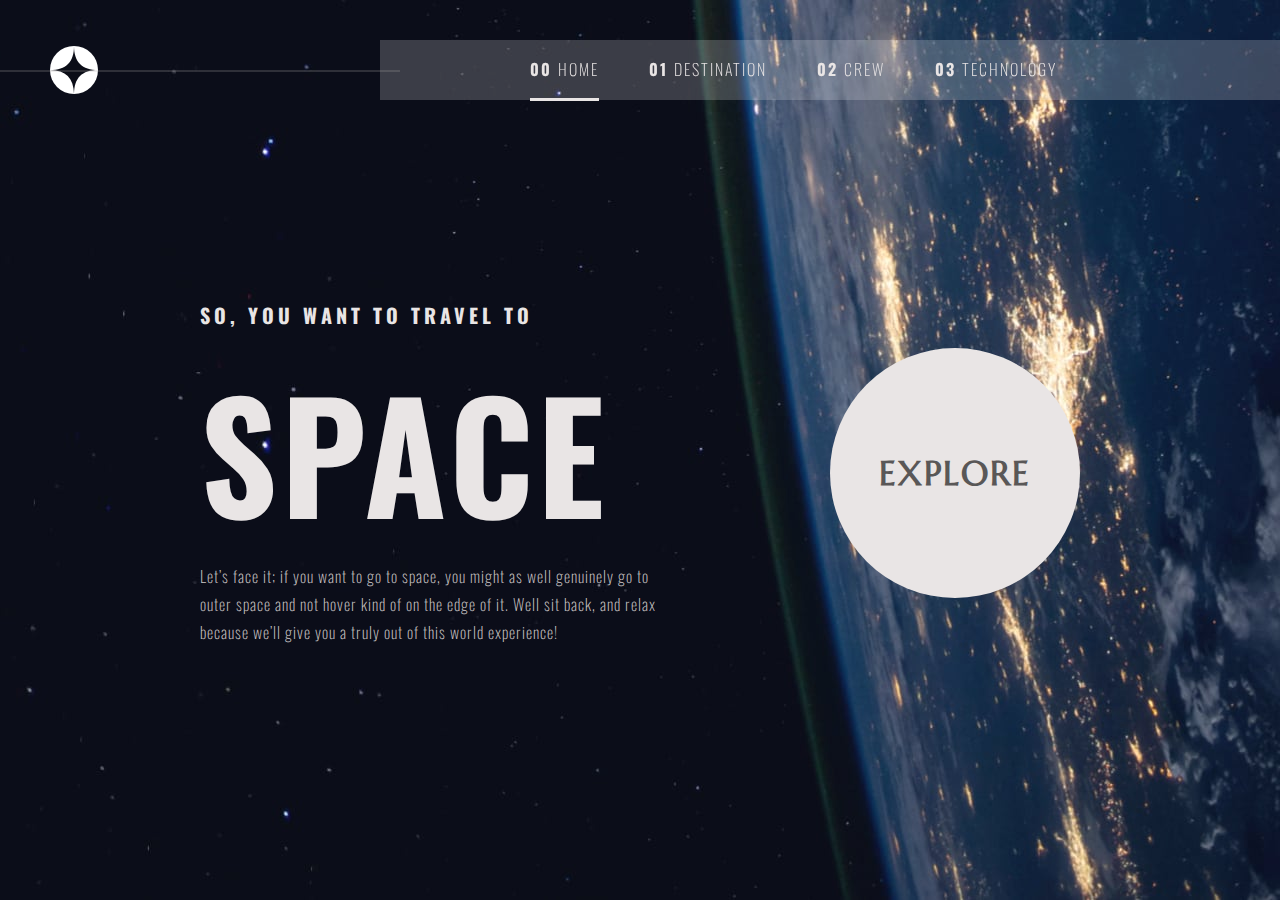
<file: index.html>
<!DOCTYPE html>
<html lang="en">
<head>
  <meta charset="UTF-8">
  <meta name="viewport" content="width=device-width, initial-scale=1.0">
  <link rel="icon" type="image/png" sizes="32x32" href="./assets/favicon-32x32.png">
  <link rel="stylesheet" href="style.css">
  <link rel="stylesheet" href="styletablet.css" media="(min-width:765px) and (max-width:1024px)">
  <link rel="stylesheet" href="stylemobil.css" media="(min-width:360px) and (max-width:764px)">
  <title>Frontend Mentor | Space tourism website</title>
</head>
<body>
  <div class="containerIndex">
    <header>
      <img src="assets/shared/logo.svg" alt="" class="logo">
      <nav class="navbar">
        <ul class="nav_list">
          <li class="nav__listItem"><a href="index.html" class="item menuActive"><span>00</span> Home</a></li>
          <li class="nav__listItem"><a href="destination-moon.html" class="item"><span>01</span> Destination</a></li>
          <li class="nav__listItem"><a href="crew-commander.html" class="item"><span>02</span> Crew</a></li>
          <li class="nav__listItem"><a href="technology-vehicle.html" class="item"><span>03</span> Technology</a></li>
        </ul>
      </nav>
    </header>
    <div class="menuHamburger">
      <div class="hamburguerMenu"></div>
      <nav class="menu__navbar">
        <ul class="menu__nav_list">
          <li class="menu__nav__listItem"><a href="index.html" class="menu__item"><span>00</span> Home</a></li>
          <li class="menu__nav__listItem"><a href="destination-moon.html" class="menu__item"><span>01</span> Destination</a></li>
          <li class="menu__nav__listItem"><a href="crew-commander.html" class="menu__item"><span>02</span> Crew</a></li>
          <li class="menu__nav__listItem"><a href="technology-vehicle.html" class="menu__item"><span>03</span> Technology</a></li>
        </ul>
      </nav>
    </div>

    <main class="main__principal">
      <section class="section__texto">
        <h2 class="sub__texto">So, you want to travel to</h2>
        <h1 class="texto__principal">Space</h1>
        <p>Let’s face it; if you want to go to space, you might as well genuinely go to 
          outer space and not hover kind of on the edge of it. Well sit back, and relax 
          because we’ll give you a truly out of this world experience!</p>
      </section>

      <div class="explore">
        <a href="destination-moon.html">
          <h2>Explore</h2>
        </div>

      </a>
    </main>

  
    
  </div>
  
<script src="main.js"></script>
<script src="data.json"></script>
</body>
</html>
</file>
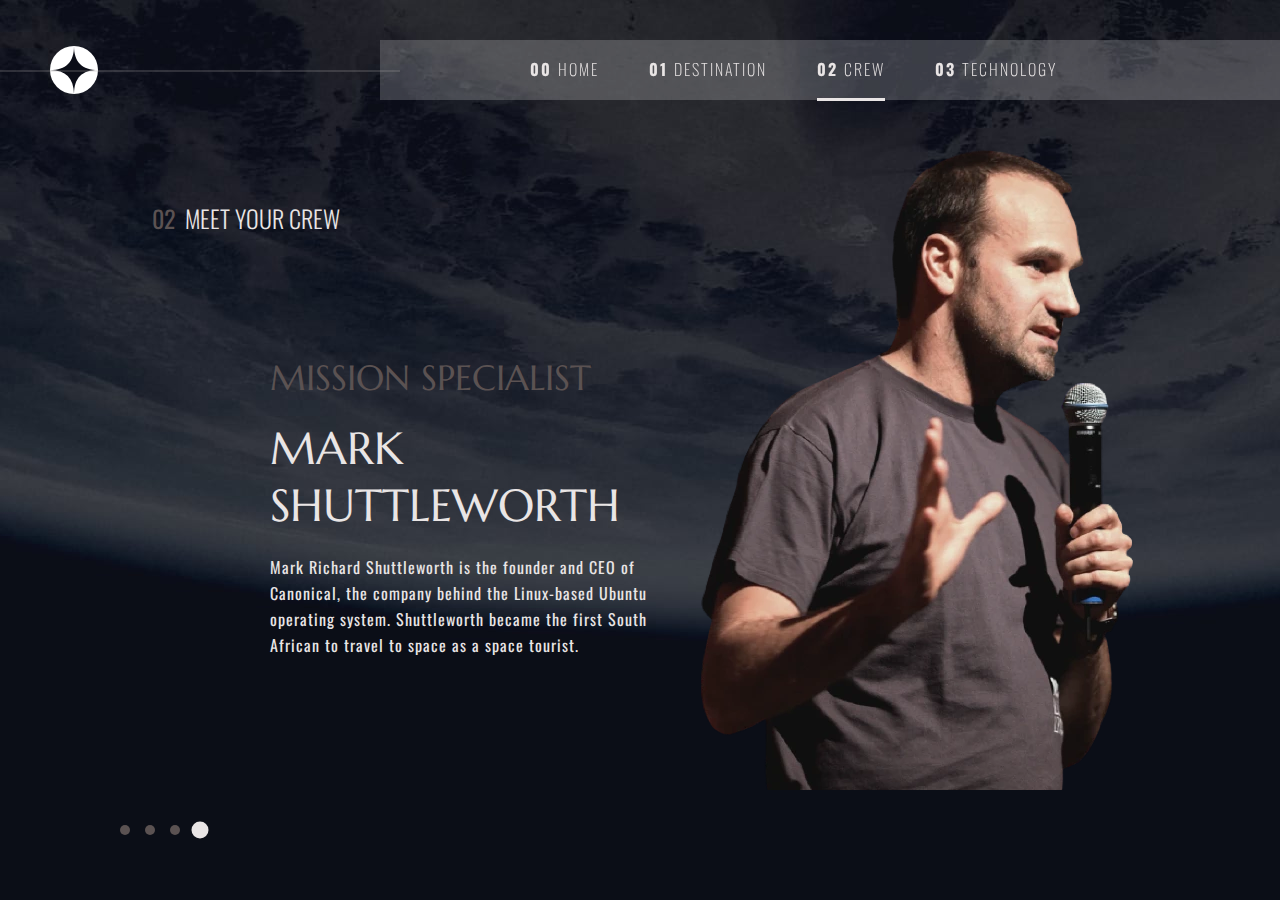
<file: crew-specialist.html>
<!DOCTYPE html>
<html lang="en">
<head>
  <meta charset="UTF-8">
  <meta name="viewport" content="width=device-width, initial-scale=1.0">

  <link rel="icon" type="image/png" sizes="32x32" href="./assets/favicon-32x32.png">
  <link rel="stylesheet" href="style.css">
  <link rel="stylesheet" href="styletablet.css" media="(min-width:765px) and (max-width:1024px)">
  <link rel="stylesheet" href="stylemobil.css" media="(min-width:360px) and (max-width:764px)">
  <title>Frontend Mentor | Space tourism website</title>
</head>
<body>

  <div class="containerCrew">
    <header>
      <img src="assets/shared/logo.svg" alt="" class="logo">
      <nav class="navbar">
        <ul class="nav_list">
          <li class="nav__listItem"><a href="index.html" class="item"><span>00</span> Home</a></li>
          <li class="nav__listItem"><a href="destination-moon.html" class="item"><span>01</span> Destination</a></li>
          <li class="nav__listItem"><a href="#" class="item menuActive"><span>02</span> Crew</a></li>
          <li class="nav__listItem"><a href="technology-vehicle.html" class="item"><span>03</span> Technology</a></li>
        </ul>
      </nav>
    </header>
    <div class="menuHamburger">
      <div class="hamburguerMenu"></div>
      <nav class="menu__navbar">
        <ul class="menu__nav_list">
          <li class="menu__nav__listItem"><a href="index.html" class="menu__item"><span>00</span> Home</a></li>
          <li class="menu__nav__listItem"><a href="destination-moon.html" class="menu__item"><span>01</span> Destination</a></li>
          <li class="menu__nav__listItem"><a href="crew-commander.html" class="menu__item"><span>02</span> Crew</a></li>
          <li class="menu__nav__listItem"><a href="technology-vehicle.html" class="menu__item"><span>03</span> Technology</a></li>
        </ul>
      </nav>
    </div>
    <main class="main__crew">
      <section class="section__text ">
        <h2 class="title__menu title_crew"><span>02</span>Meet your crew</h2>
      </section>
      <img class="imgLeft__crew img--crewU" src="assets/crew/image-mark-shuttleworth.webp" alt="">

    </main>
  
  
  
  <div class="slider">
    <a href="crew-commander.html"><div class="circulo "></div></a>
    <a href="crew-engineer.html"><div class="circulo"></div></a>
    <a href="crew-pilot.html"><div class="circulo"></div></a>
    <a href="crew-specialist.html"><div class="circulo circuloActivo"></div></a>
  </div>
  
  
  </div>

  

<script src="main.js"></script>
<script src="data.json"></script>
<script>
  crearDatos("Mission Specialist");
</script>
</body>
</html>
</file>
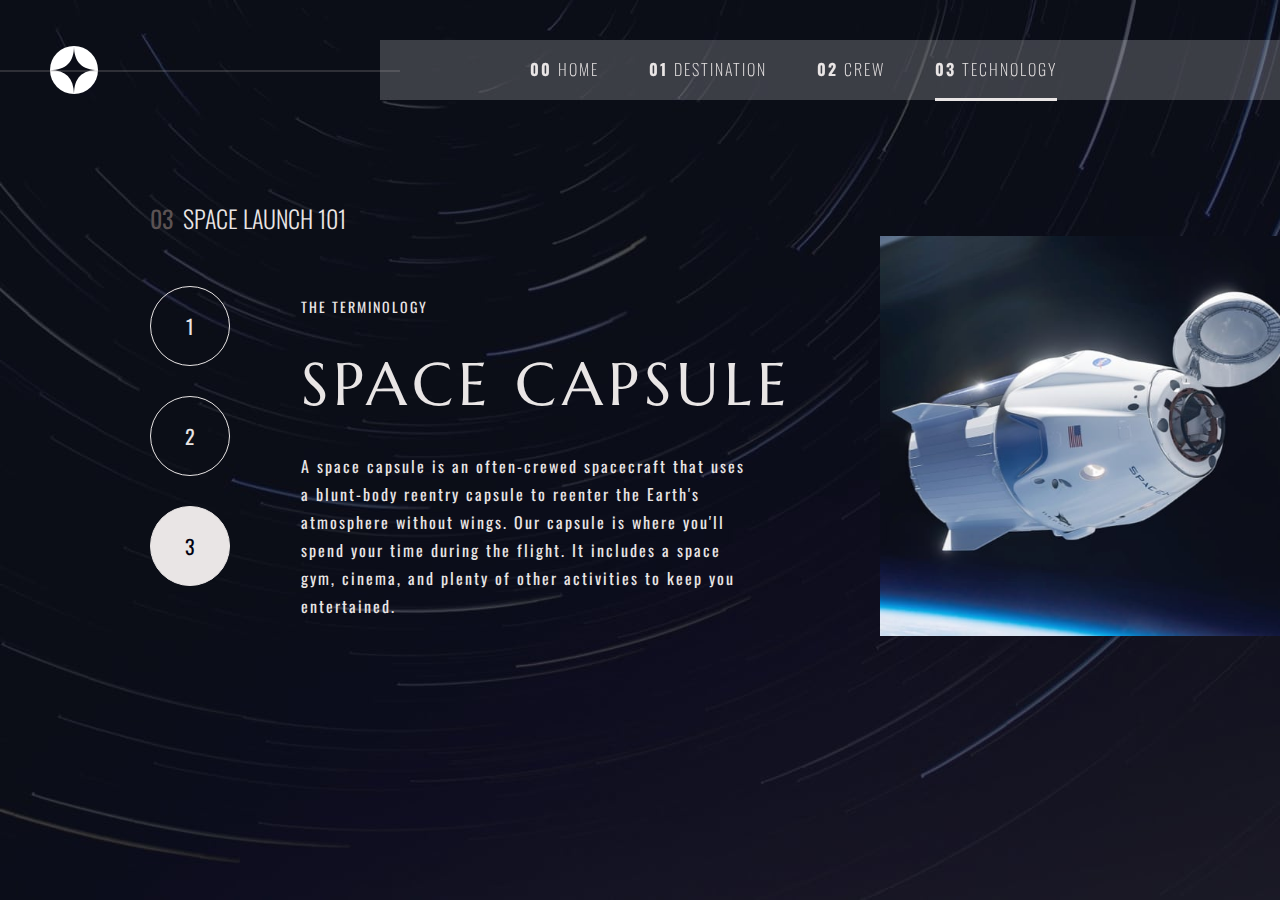
<file: technology-capsule.html>
<!DOCTYPE html>
<html lang="en">
<head>
  <meta charset="UTF-8">
  <meta name="viewport" content="width=device-width, initial-scale=1.0">
  <link rel="icon" type="image/png" sizes="32x32" href="./assets/favicon-32x32.png">
  <link rel="stylesheet" href="style.css">
  <link rel="stylesheet" href="styletablet.css" media="(min-width:765px) and (max-width:1024px)">
  <link rel="stylesheet" href="stylemobil.css" media="(min-width:360px) and (max-width:764px)">
  <title>Frontend Mentor | Space tourism website</title>
</head>
<body>
  <div class="containerTechnology">
    <header>
      <img src="assets/shared/logo.svg" alt="" class="logo">
      <nav class="navbar">
        <ul class="nav_list">
          <li class="nav__listItem"><a href="index.html" class="item "><span>00</span> Home</a></li>
          <li class="nav__listItem"><a href="destination-moon.html" class="item"><span>01</span> Destination</a></li>
          <li class="nav__listItem"><a href="crew-commander.html" class="item"><span>02</span> Crew</a></li>
          <li class="nav__listItem"><a href="technology-vehicle.html" class="item menuActive"><span>03</span> Technology</a></li>
        </ul>
      </nav>
    </header>
    <div class="menuHamburger">
      <div class="hamburguerMenu"></div>
      <nav class="menu__navbar">
        <ul class="menu__nav_list">
          <li class="menu__nav__listItem"><a href="index.html" class="menu__item"><span>00</span> Home</a></li>
          <li class="menu__nav__listItem"><a href="destination-moon.html" class="menu__item"><span>01</span> Destination</a></li>
          <li class="menu__nav__listItem"><a href="crew-commander.html" class="menu__item"><span>02</span> Crew</a></li>
          <li class="menu__nav__listItem"><a href="technology-vehicle.html" class="menu__item"><span>03</span> Technology</a></li>
        </ul>
      </nav>
    </div>
    <h2 class="title__menu title__technology"><span>03</span>Space launch 101</h2>
    <main class="main__tecnology">
      <section class="section__text ">
        <section class="technology__left">
          <div class="numbers">
            <div class="number"><a href="technology-vehicle.html">1</a></div>
            <div class="number"><a href="technology-spaceport.html">2</a></div>
            <div class="number numberActivo"><a href="technology-capsule.html">3</a></div>
          </div>
          <div class="technology__texto">
            <h3 class="technology__texto--subtitle">The Terminology</h3>
          </div>

        </section>

      </section>
      <img class="img__technology" src="assets/technology/image-space-capsule-portrait.jpg" alt="">

    </main>

  </div>

  <script src="main.js"></script>
<script src="data.json"></script>
<script>
  crearDatos("Space capsule");
</script>
</body>
</html>
</file>
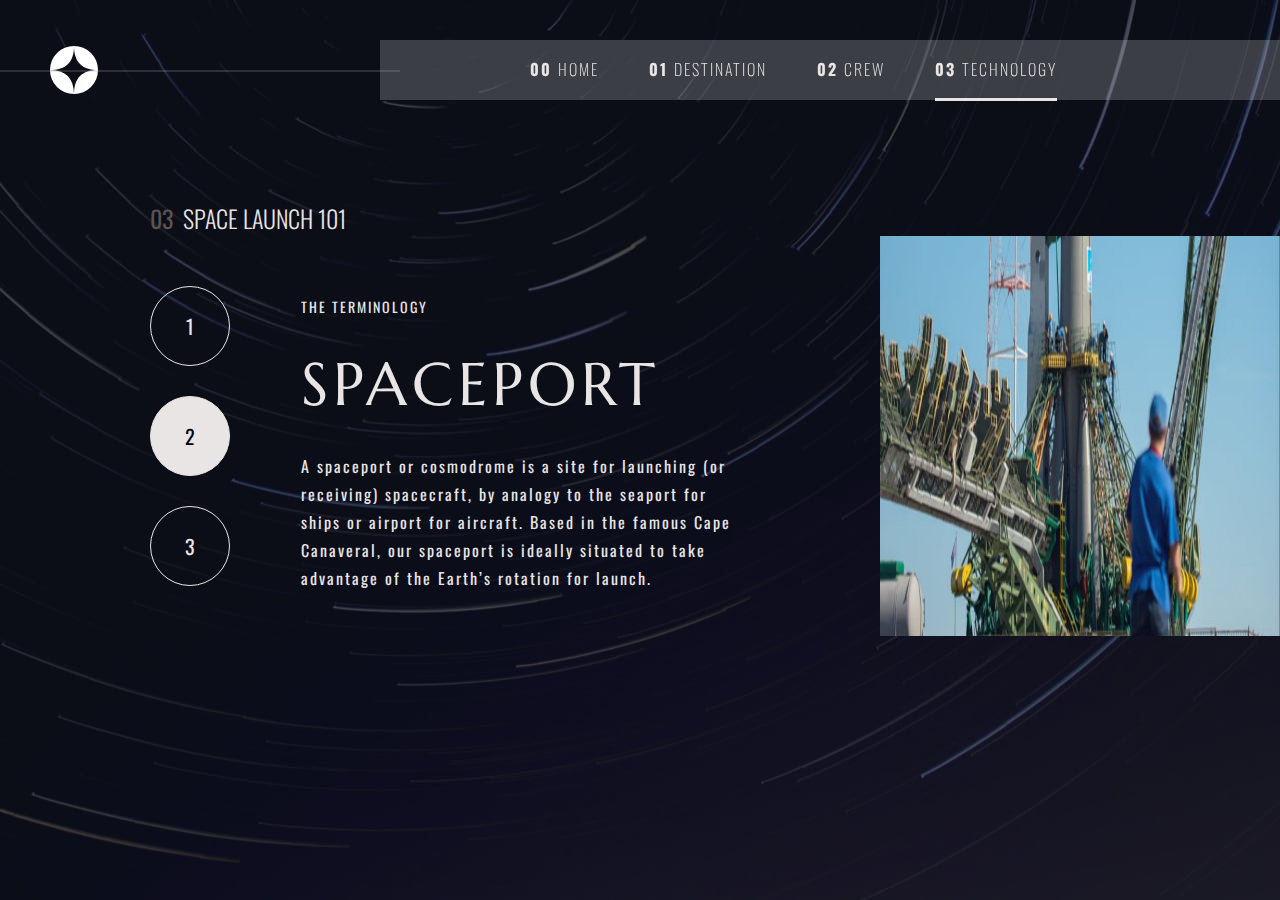
<file: technology-spaceport.html>
<!DOCTYPE html>
<html lang="en">
<head>
  <meta charset="UTF-8">
  <meta name="viewport" content="width=device-width, initial-scale=1.0">
  <link rel="icon" type="image/png" sizes="32x32" href="./assets/favicon-32x32.png">
  <link rel="stylesheet" href="style.css">
  <link rel="stylesheet" href="styletablet.css" media="(min-width:765px) and (max-width:1024px)">
  <link rel="stylesheet" href="stylemobil.css" media="(min-width:360px) and (max-width:764px)">
  <title>Frontend Mentor | Space tourism website</title>
</head>
<body>
  <div class="containerTechnology">
    <header>
      <img src="assets/shared/logo.svg" alt="" class="logo">
      <nav class="navbar">
        <ul class="nav_list">
          <li class="nav__listItem"><a href="index.html" class="item "><span>00</span> Home</a></li>
          <li class="nav__listItem"><a href="destination-moon.html" class="item"><span>01</span> Destination</a></li>
          <li class="nav__listItem"><a href="crew-commander.html" class="item"><span>02</span> Crew</a></li>
          <li class="nav__listItem"><a href="technology-vehicle.html" class="item menuActive"><span>03</span> Technology</a></li>
        </ul>
      </nav>
    </header>
    <div class="menuHamburger">
      <div class="hamburguerMenu"></div>
      <nav class="menu__navbar">
        <ul class="menu__nav_list">
          <li class="menu__nav__listItem"><a href="index.html" class="menu__item"><span>00</span> Home</a></li>
          <li class="menu__nav__listItem"><a href="destination-moon.html" class="menu__item"><span>01</span> Destination</a></li>
          <li class="menu__nav__listItem"><a href="crew-commander.html" class="menu__item"><span>02</span> Crew</a></li>
          <li class="menu__nav__listItem"><a href="technology-vehicle.html" class="menu__item"><span>03</span> Technology</a></li>
        </ul>
      </nav>
    </div>
    <h2 class="title__menu title__technology"><span>03</span>Space launch 101</h2>
    <main class="main__tecnology">
      <section class="section__text ">
        <section class="technology__left">
          <div class="numbers">
            <div class="number"><a href="technology-vehicle.html">1</a></div>
            <div class="number numberActivo"><a href="technology-spaceport.html">2</a></div>
            <div class="number "><a href="technology-capsule.html">3</a></div>
          </div>
          <div class="technology__texto">
            <h3 class="technology__texto--subtitle">The Terminology</h3>
          </div>

        </section>

      </section>
      <img class="img__technology" src="assets/technology/image-spaceport-landscape.jpg" alt="">

    </main>

  </div>

  <script src="main.js"></script>
<script src="data.json"></script>
<script>
  crearDatos("Spaceport");
</script>
</body>
</html>
</file>
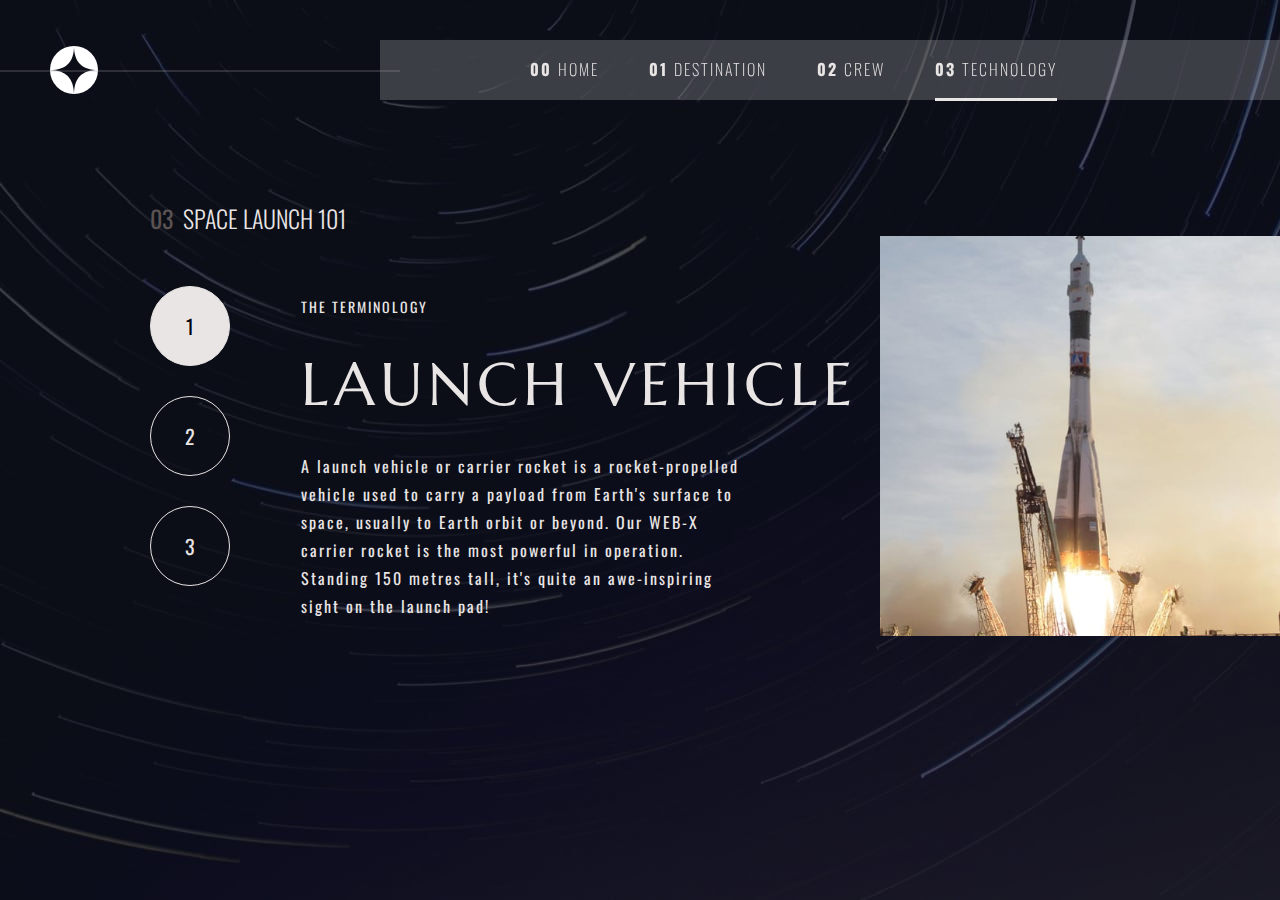
<file: technology-vehicle.html>
<!DOCTYPE html>
<html lang="en">
<head>
  <meta charset="UTF-8">
  <meta name="viewport" content="width=device-width, initial-scale=1.0">
  <link rel="icon" type="image/png" sizes="32x32" href="./assets/favicon-32x32.png">
  <link rel="stylesheet" href="style.css">
  <link rel="stylesheet" href="styletablet.css" media="(min-width:765px) and (max-width:1024px)">
  <link rel="stylesheet" href="stylemobil.css" media="(min-width:360px) and (max-width:764px)">
  <title>Frontend Mentor | Space tourism website</title>
</head>
<body>
  <div class="containerTechnology">
    <header>
      <img src="assets/shared/logo.svg" alt="" class="logo">
      <nav class="navbar">
        <ul class="nav_list">
          <li class="nav__listItem"><a href="index.html" class="item "><span>00</span> Home</a></li>
          <li class="nav__listItem"><a href="destination-moon.html" class="item"><span>01</span> Destination</a></li>
          <li class="nav__listItem"><a href="crew-commander.html" class="item"><span>02</span> Crew</a></li>
          <li class="nav__listItem"><a href="technology-vehicle.html" class="item menuActive"><span>03</span> Technology</a></li>
        </ul>
      </nav>
    </header>
    <div class="menuHamburger">
      <div class="hamburguerMenu"></div>
      <nav class="menu__navbar">
        <ul class="menu__nav_list">
          <li class="menu__nav__listItem"><a href="index.html" class="menu__item"><span>00</span> Home</a></li>
          <li class="menu__nav__listItem"><a href="destination-moon.html" class="menu__item"><span>01</span> Destination</a></li>
          <li class="menu__nav__listItem"><a href="crew-commander.html" class="menu__item"><span>02</span> Crew</a></li>
          <li class="menu__nav__listItem"><a href="technology-vehicle.html" class="menu__item"><span>03</span> Technology</a></li>
        </ul>
      </nav>
    </div>
    <h2 class="title__menu title__technology"><span>03</span>Space launch 101</h2>
    <main class="main__tecnology">
      <section class="section__text ">
        <section class="technology__left">
          <div class="numbers">
            <div class="number numberActivo"><a href="technology-vehicle.html">1</a></div>
            <div class="number"><a href="technology-spaceport.html">2</a></div>
            <div class="number "><a href="technology-capsule.html">3</a></div>
          </div>
          <div class="technology__texto">
            <h3 class="technology__texto--subtitle">The Terminology</h3>
          </div>

        </section>

      </section>
      <img class="img__technology" src="assets/technology/image-launch-vehicle-portrait.jpg" alt="">

    </main>

  </div>

  <script src="main.js"></script>
<script src="data.json"></script>
<script>
  crearDatos("Launch vehicle");
</script>
</body>
</html>
</file>
<file: style.css>
@import url('https://fonts.googleapis.com/css2?family=Marcellus&family=Oswald:wght@200;300;400&display=swap');

/*Index.html*/

*{
  margin: 0;
  padding: 0;
  box-sizing: border-box;
  list-style: none;
  text-decoration: none;
  outline: none;
}

:root{
  --white:#e9e5e5;
  --black:#000;
  --medio:rgb(91, 82, 82);
}

body{
  width: 100%;
  height: 100vh;
  color: var(--white);
  font-family: 'Marcellus', serif;
  overflow: hidden;
}

.containerIndex{
  width: 100%;
  height: 100%;
  margin: 0 auto;
  font-family: 'Oswald', sans-serif;
  background: url('assets/home/background-home-desktop.jpg');
  background-position: center center;
  background-repeat: no-repeat;
  background-size: cover;
  color: var(--white);
  overflow: hidden;
}

/*header--logo--navbar*/
header{
  width:100%;
  display: flex;
  justify-content: space-between;
  align-items: center;
  margin: 40px auto 0;
}

header .logo{
  margin-left: 50px;
  position: relative;
}

.navbar:after{
  content: "";
  position: absolute;
  width: 450px;
  height: 2px;
  background: rgba(176, 173, 173, 0.221);
  top: 30px;
  left: -430px;
  z-index: 2;
}

.navbar{
  width: 900px;
  height: 60px;
  background-color: rgba(255,255,255,0.2);
  filter: blur(0.5px);
}

.nav_list{
  display: flex;
  align-items: center;
  height: 100%;
}

.nav__listItem{
  margin-left: 50px;
  padding: 17px 0;
  border-bottom: 3px solid transparent;
}
  
.nav__listItem:first-child{
  margin-left: 150px;
}
  
.nav__listItem .item{
  color: var(--white);
  font-weight: 200;
  text-transform: uppercase;
  letter-spacing: 2px;
  font-size: 16px;
  outline: none;
  padding-bottom:17px;
}

.nav__listItem .item span{
  font-weight: bold;
  margin-right: 1px;
}

/* main-principal--Index */

.main__principal{
  width: 85%;
  display: flex;
  justify-content: center;
  align-items: center;
  margin: 0 auto;
  margin-top: 200px;
  font-weight: 100;
}

.sub__texto{
  text-transform: uppercase;
  font-size: 20px;
  margin-bottom: 10px;
  letter-spacing: 4px;
}

.texto__principal{
  font-size: 150px;
  text-transform: uppercase;
  letter-spacing: 4px;
}

.section__texto p{
  width: 480px;
  line-height: 28px;
  letter-spacing: 1px;
  color: rgb(206, 200, 200);
}

.explore{
  width: 250px;
  height: 250px;
  background: var(--white);
  border-radius: 50%;
  display: flex;
  justify-content: center;
  align-items: center;
  cursor: pointer;
  position: relative;
  margin-left: 150px;
}

.explore h2{
  text-transform: uppercase;
  font-size: 34px;
  color: rgb(89, 87, 87);
  font-family: 'Marcellus', serif;
  letter-spacing: 2px;
}

/* PAGE DESTINATION*/

.containerDestination{
  width: 100%;
  height: 100%;
  margin: 0 auto;
  font-family: 'Oswald', sans-serif;
  background: url('assets/destination/background-destination-desktop.jpg');
  background-repeat: no-repeat;
  background-size: cover;
  background-position: center center;
  color: var(--white);
  overflow: hidden;
}

.main__destination{
  width: 80%;
  margin: 100px auto 0;
  display: flex;
  justify-content:left ;
  align-items: center;
  overflow: hidden;

}

.title__menu{
  text-transform: uppercase;
  font-weight: 300;
}
.title__menu span{
  margin-right: 10px;
  color: var(--medio);
  font-weight: 400;
}

.section__title--img{
  width: 350px;
  height: 350px;
  margin-top: 50px;
  margin-left: 150px;
  animation: rotar 40s infinite alternate ease-in-out;
}

@keyframes rotar {

  0%{
    transform: rotateZ(0deg);
  }
  0%{
    transform: rotateZ(360deg);
  }

  
}

.section__rigth{
  margin-left: 250px;
}

.navbar__rigth{
  width: 300px;
  margin-top: 50px;
}

.list__rigth{
  display: flex;
}

.listItem__rigth{
  height: 40px;
  display: flex;
  align-items: center;
}

.item__rigth{
  margin-right: 20px;
  font-size: 16px;
  font-weight: 300;
  align-items: center;
  color: var(--white);
  border-bottom: 3px solid transparent;
  padding-bottom: 5px;
}

.title_rigth{
  font-size: 70px;
  text-transform: uppercase;
  letter-spacing: 3px;
  font-weight: 300;
  margin:40px 0 30px;
}

.description{
  width: 420px;
  font-size: 14px;
  line-height: 20px;
  letter-spacing: 1px;
}

.section__info{
  display: flex;
  justify-content: left;
  align-items: center;
  margin-top: 40px;
  text-transform: uppercase;
}

.info__left{
  margin-right: 50px;
  letter-spacing: 1px;
}

.title__info{
  font-size: 12px;
  font-weight: 300;
  margin-bottom: 10px;
}

.distance,
.travel{
  font-size: 24px;
}

.menuActive{
  border-bottom: 3px solid var(--white);
}

/* CREW.HTML*/
  
.containerCrew{
  width: 100%;
  height: 100%;
  background: url('assets/crew/background-crew-desktop.jpg');
  background-size:cover;
  background-repeat: no-repeat;
  background-position: center center;
  margin: 0 auto;
  font-family: 'Oswald', sans-serif;
  color: var(--white);
  overflow: hidden;
}

.main__crew{
  margin-top:50px;
  margin-left: 120px;
  display: grid;
  grid-template-columns: 1fr 1fr;
  
}

.section__text{
  align-self: flex-start;
  margin-top: 50px;
}

.roleA{
  margin-top: 120px;
  font-size: 35px;
  font-family: 'Marcellus';
  text-transform: uppercase;
  font-weight: 300;
  margin-bottom: 20px;
  color: var(--medio) ;
}

.nameA{
  font-size: 45px;
  font-family: 'Marcellus';
  text-transform: uppercase;
  font-weight: 300;
  margin-bottom: 20px;
  color: var(--white) ;
}

.bioA{
  width: 400px;
  line-height: 26px;
  letter-spacing: 1px;
}

.slider{
  position: absolute;
  width: 100px;
  height: 40px;
  bottom: 50px;
  left: 120px;
  display: flex;
justify-content: center;
align-items: center;
}

.circulo{
  width: 10px;
  height: 10px;
  background: var(--medio);
  border-radius: 50%;
  margin-right: 15px;
  cursor: pointer;
}

.circulo:hover{
  background: #760000;
}

.circuloActivo{
  background: var(--white);
  transform: scale(1.7);
  
}

.title_crew{
  margin-left: -118px;
}

.title__technology{
  margin-top: 100px;
  margin-left: 150px;
}

.main__tecnology{
  width: 100%;
  display: flex;
  margin: 0;
}

/*PAGE TECHNOLOGY*/
.containerTechnology{
  width: 100%;
  height: 100%;
  background: url('assets/technology/background-technology-desktop.jpg');
  background-size:cover;
  background-repeat: no-repeat;
  background-position: center center;
  margin: 0 auto;
  font-family: 'Oswald', sans-serif;
  color: var(--white);
  overflow: hidden;
}

.section__text{
  margin-left: 150px;
}

.numbers{
  width: 100px;
  margin-right: 50px;
}

.number{
  display: flex;
  justify-content: center;
  align-items: center;
  width: 80px;
  height: 80px;
  border-radius: 50%;
  border: 1px solid var(--white);
  margin-bottom: 30px;
  cursor: pointer;
}

.number a{
  width: 100%;
  height: 100%;
  display: flex;
  justify-content: center;
  align-items: center;
  font-size: 20px;
  font-weight: 400;
  color: var(--white);
}

.numberActivo{
  background-color: var(--white);
  
}

.numberActivo a{
  color: rgb(2, 2, 17);
}

.technology__left{
  display:flex ;
}

.img__technology{
  width: 400px;
  height: 400px;
  position: absolute;
  right: 0;
}

.technology__texto{
  margin-left: 1px;
}
.technology__texto--subtitle{
  font-size: 14px;
  text-transform: uppercase;
  font-weight: 400;
  letter-spacing: 2px;
  margin: 10px 0 30px;
}

.nameT{
  width: 600px;
  font-size: 60px;
  font-weight:lighter;
  text-transform: uppercase;
  font-family: 'Marcellus';
  letter-spacing: 5px;
  margin-bottom: 30px;
}

.descriptionT{
  width: 450px;
  line-height: 28px;
  letter-spacing: 2px;
}

.menuHamburger{
  display: none;
}
</file>
<file: styletablet.css>
.containerIndex{
  background: url('assets/home/background-home-tablet.jpg');
  background-position: center center;
  background-repeat: no-repeat;
  background-size: cover;
}

/*header--logo--navbar*/

.navbar:after{
  display: none;
}

.navbar{
  width: 55%;
}

.nav_list{
  width: 400px;
  margin: 0 auto;
}

.nav__listItem{
  margin-left: 20px;
}
  
.nav__listItem:first-child{
  margin-left: 30px;
}
  
.nav__listItem .item{
  font-size: 14px;
  margin-right: 15px;
}

.nav__listItem .item span{
  display: none;
}

/* main-principal--Index */

.main__principal{
  flex-direction: column;
  text-align: center;
}

.section__texto{
  margin: 0 auto;
  text-align: center;
  margin-bottom: 40px;
}

.section__texto p{
  width: 100%;
  padding: 0 35px;
  margin-top: 50px;
  
}

.explore{
  margin-left: 0px;
}

/*PAGE DESTINATION*/

.containerDestination{
  background: url('assets/destination/background-destination-tablet.jpg');
  background-repeat: no-repeat;
  background-size: cover;
  background-position: center center;
  overflow: hidden;
  position: relative;
}

.main__destination{
  flex-direction: column;
}

.section__titlemenu{
  width: 100%;
}

.section__title--img{
  position: absolute;
  right: -150px;
  bottom: -150px;
  width: 600px;
  height: 600px;
}

.section__rigth{
  margin-left: -100px;
}

/*PAGE CREW*/
.containerCrew{
  background: url('assets/crew/background-crew-tablet.jpg');
  background-repeat: no-repeat;
  background-size:cover;
  background-position: center center;
  margin: 0 auto;
  overflow: hidden;
}

.main__crew{
  margin-top:50px;
  margin-left: 50px;
  display: flex;
  flex-direction: column;
  width: 85%;
}

.section__text{
  width: 70%;
}

.roleA{
  text-align: right;
  margin-top: 0;
}

.nameA{
  text-align: right;
}

.bioA{
  text-align: right;
  margin-left: 100px;
}

.slider{
  width: 100px;
  height: 250px;
  top: 50%;
  transform: translateY(-50%);
  left: 50px;
  display: flex;
  flex-direction: column;
  background-color: rgba(255,255,255,0.3);
  border-radius: 50px;
  border: 1px solid rgba(255,255,255,0.4);
}

.circulo{
  width: 15px;
  height: 15px;
  margin: 20px auto;
}

.circuloActivo{
  background: var(--white);
  transform: scale(1.7);
  height: 20px;
  width: 5px;
  border-radius: 10px;
}

.imgLeft__crew{
  width: 50%;
  position: absolute;
  left: 50%;
  transform: translateX(-50%);
  bottom: 0;
}

.img--crewU{
  width: 40%;
}

/*PAGE TECHNOLOGY*/
.containerTechnology{
  background: url('assets/technology/background-technology-tablet.jpg');
  background-repeat: no-repeat;
  background-size:cover;
  background-position: center center;
  margin: 0 auto;
  overflow: hidden;
}

.title__technology{
  margin-left: 90px;
  width: 100%;
}

.section__text{
  margin-left: 80px;
}

.numbers{
  width: 300px;
  margin-right: 50px;
}

.img__technology{
  width: 50%;
  height: 35%;
  bottom: 3%;
}
</file>
<file: stylemobil.css>
.containerIndex{
  background: url('assets/home/background-home-mobile.jpg');
  background-position: center center;
  background-repeat: no-repeat;
  background-size: cover;
  overflow: scroll;
  height: 100vh;
  position: relative;;
}

/*header--logo--navbar*/
header{
  width:100%;
  height: 80px;
  margin: 0 auto;
  position: relative;
  display: flex;
}
.logo{
  position: absolute;
  left: -30px;
  z-index: 0; 
}

.navbar{
  display: none;
}

.menuHamburger{
  position: relative;
  display: block;
  width: 100%;
  z-index: 20;
}
.hamburguerMenu{
  width: 30px;
  height: 30px;
  background: url('assets/shared/icon-hamburger.svg');
  background-repeat: no-repeat;
  background-size: cover;
  background-position: center;
  position: absolute;
  right: 20px;
  top: -55px;
  z-index: 100;
  cursor: pointer;
}
.activarMenu{
  width: 30px;
  height: 30px;
  background: url('assets/shared/icon-close.svg');
  background-repeat: no-repeat;
  background-size: cover;
  background-position: center;
  position: absolute;
  right: 20px;
  top: -55px;

}

.menu__navbar{
  position: absolute;
  width: 100%;
  height: 240px;
  background-color: var(--white);
  text-align: right;
  display: none;
}

.activarNav{
  display: block;
}

.menu__nav_list{
  width: 100%;
  height: 100%;
  display: flex;
  flex-direction: column;
  align-items: center;
}

.menu__nav__listItem{
  height: 60px;
  width: 100%;
  display: flex;
  justify-content: right;
  align-items: center;
  cursor: pointer;
}

.menu__item{
  width: 100%;
  height: 100%;
  margin: 5px;
  font-size: 20px;
  padding: 10px 0;
  padding-right: 20px;
  margin: 10px 0;
  cursor: pointer;
  color: black;
}

.menu__item:hover{
  background-color: rgb(1, 9, 44);
  color: var(--white);
}

.menu__item span{
  display: none;
}
/* main-principal--Index */

.main__principal{
  flex-direction: column;
  margin-top: 100px;
  text-align: center;
}

.sub__texto{
  width: 80%;
  margin: 0 auto 15px;
  font-size: 17px;
  font-weight: 300;
}

.texto__principal{
  width: 80%;
  margin: 0 auto 15px;
  font-size: 90px;
  font-family: 'Marcellus', sans-serif;
}

.section__texto p{
  width: 90%;
  margin: 10px auto;
}

.explore{
  margin: 50px auto;
}


/* PAGE DESTINATION*/
.containerDestination{
  background: url('assets/destination/background-destination-mobile.jpg');
  background-repeat: no-repeat;
  background-size: cover;
  background-position: center center;
  overflow: hidden;
  position: relative;
}

.main__destination{
  flex-direction: column;
  margin-top: 10px;
}

.section__titlemenu{
  width: 100%;
}

.list__rigth{
  display: flex;
  margin-top: -20px;
}

.section__title--img{
  position: absolute;
  right: -150px;
  bottom: -100px;
  width: 350px;
  height: 350px;
}

.section__rigth{
  margin: 0 auto;
}
.title_rigth{
  font-size: 50px;
  margin:10px 0;
}

.description{
  font-size: 12px;
  width: 80%;
}
.section__info{
  width: 100%;
  flex-direction:column;
  margin-top: 20px;
}

.info__left{
  margin-right: 0px;
  width: 100%;
}
.info__right{
  width:100%;
  margin-left: 0px;
}

/*PAGE CREW*/

.containerCrew{
  background: url('assets/crew/background-crew-mobile.jpg');
  background-repeat: no-repeat;
  background-size:cover;
  background-position: center center;
  overflow: hidden;
  position: relative;
}

.main__crew{
  width: 85%;
  margin: 0 auto;
}

.section__text{
  width:300px;
  display: flex;
  flex-direction: column;
  margin: 0;
}
.title_crew{
  width: 100%;
  margin-left:0 ;
}

.roleA{
  width: 100%;
  margin: 20px 0 20px 0;
  font-size: 20px;
}

.nameA{
  text-align: right;
  font-size: 25px;
}

.bioA{
  text-align: right;
  margin-left: 0px;
  font-weight: 100;
  width: 100%;
}

.slider{
  width: 50px;
  height: 200px;
  top: 80%;
  transform: translateY(-50%);
  left: 20px;
  display: flex;
  flex-direction: column;
  background-color: rgba(255,255,255,0.3);
  border-radius: 50px;
  border: 1px solid rgba(255,255,255,0.4);
}

.circulo{
  width: 15px;
  height: 15px;
  margin: 10px auto;
  background-color: rgb(176, 173, 173);
}

.circuloActivo{
  background: var(--white);
  transform: scale(1.7);
  height: 20px;
  width: 5px;
  border-radius: 10px;
}

.imgLeft__crew{
  width: 50%;
  position: absolute;
  left: 65%;
  transform: translateX(-50%);
  bottom: 0;
}

.img--crewU{
  width: 40%;
}

/*PAGE TECHNOLOGY*/


.containerTechnology{
  background: url('assets/technology/background-technology-mobile.jpg');
  background-repeat: no-repeat;
  background-size:cover;
  background-position: center center;
  margin: 0 auto;
  overflow: hidden;
}

.title__technology{
  margin: 20px 0 50px 50px;

}

.section__text{
  margin:0 auto;
  text-align: center;
}

.technology__left{
  width: 100%;
  display:flex;
  flex-direction: column;
  justify-content: center;
  align-items: center;
}
.numbers{
  width: 100%;
  margin: 0 auto 20px;
  display: flex;
  justify-content: center;
}
.number{
  display: flex;
  justify-content: center;
  align-items: center;
  width: 40px;
  height: 40px;
  margin: 0 auto;
}
.img__technology{
  width: 50%;
  height: 35%;
  bottom: 3%;
}

.nameT{
  width: 100%;
  font-size: 40px;
  
}

.descriptionT{
  width:100%;
  font-size: 14px;
  line-height: 26px;
  letter-spacing: 1px;
}

.img__technology{
  display: none;
}
</file>
